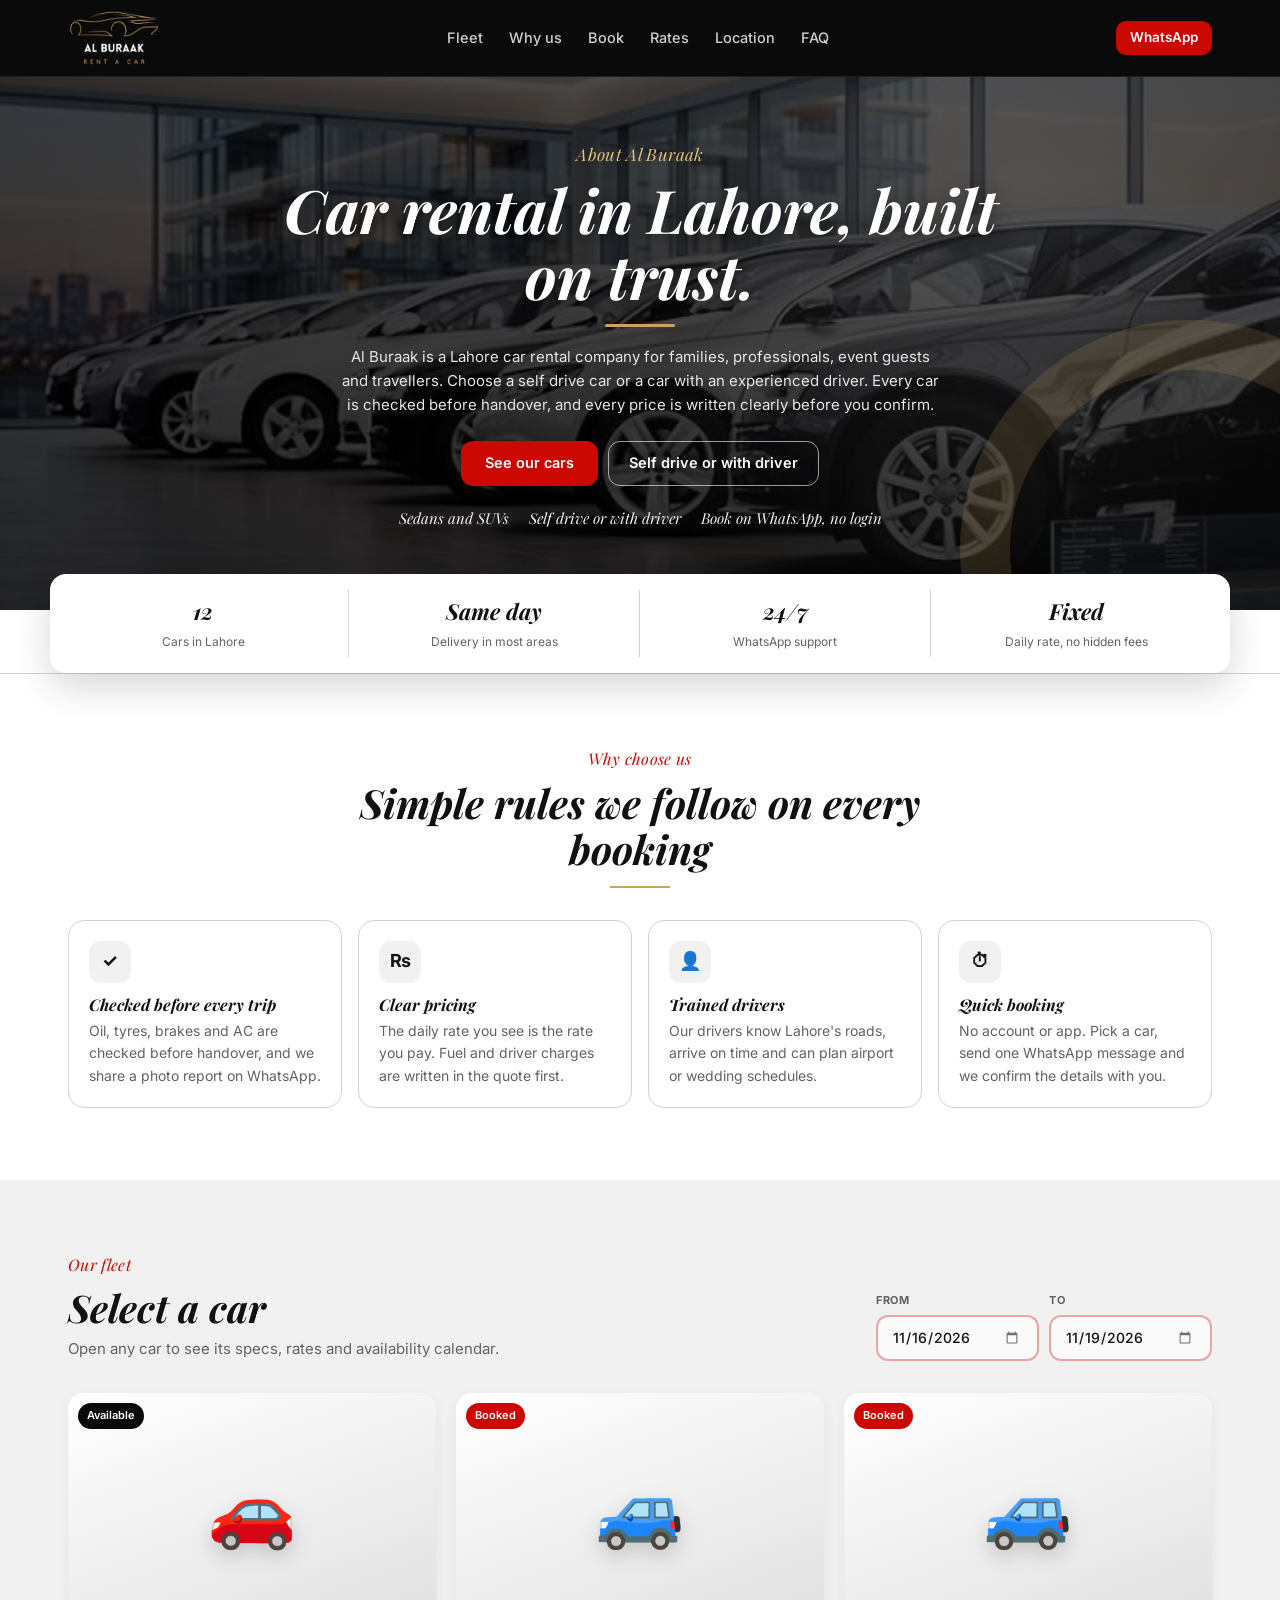
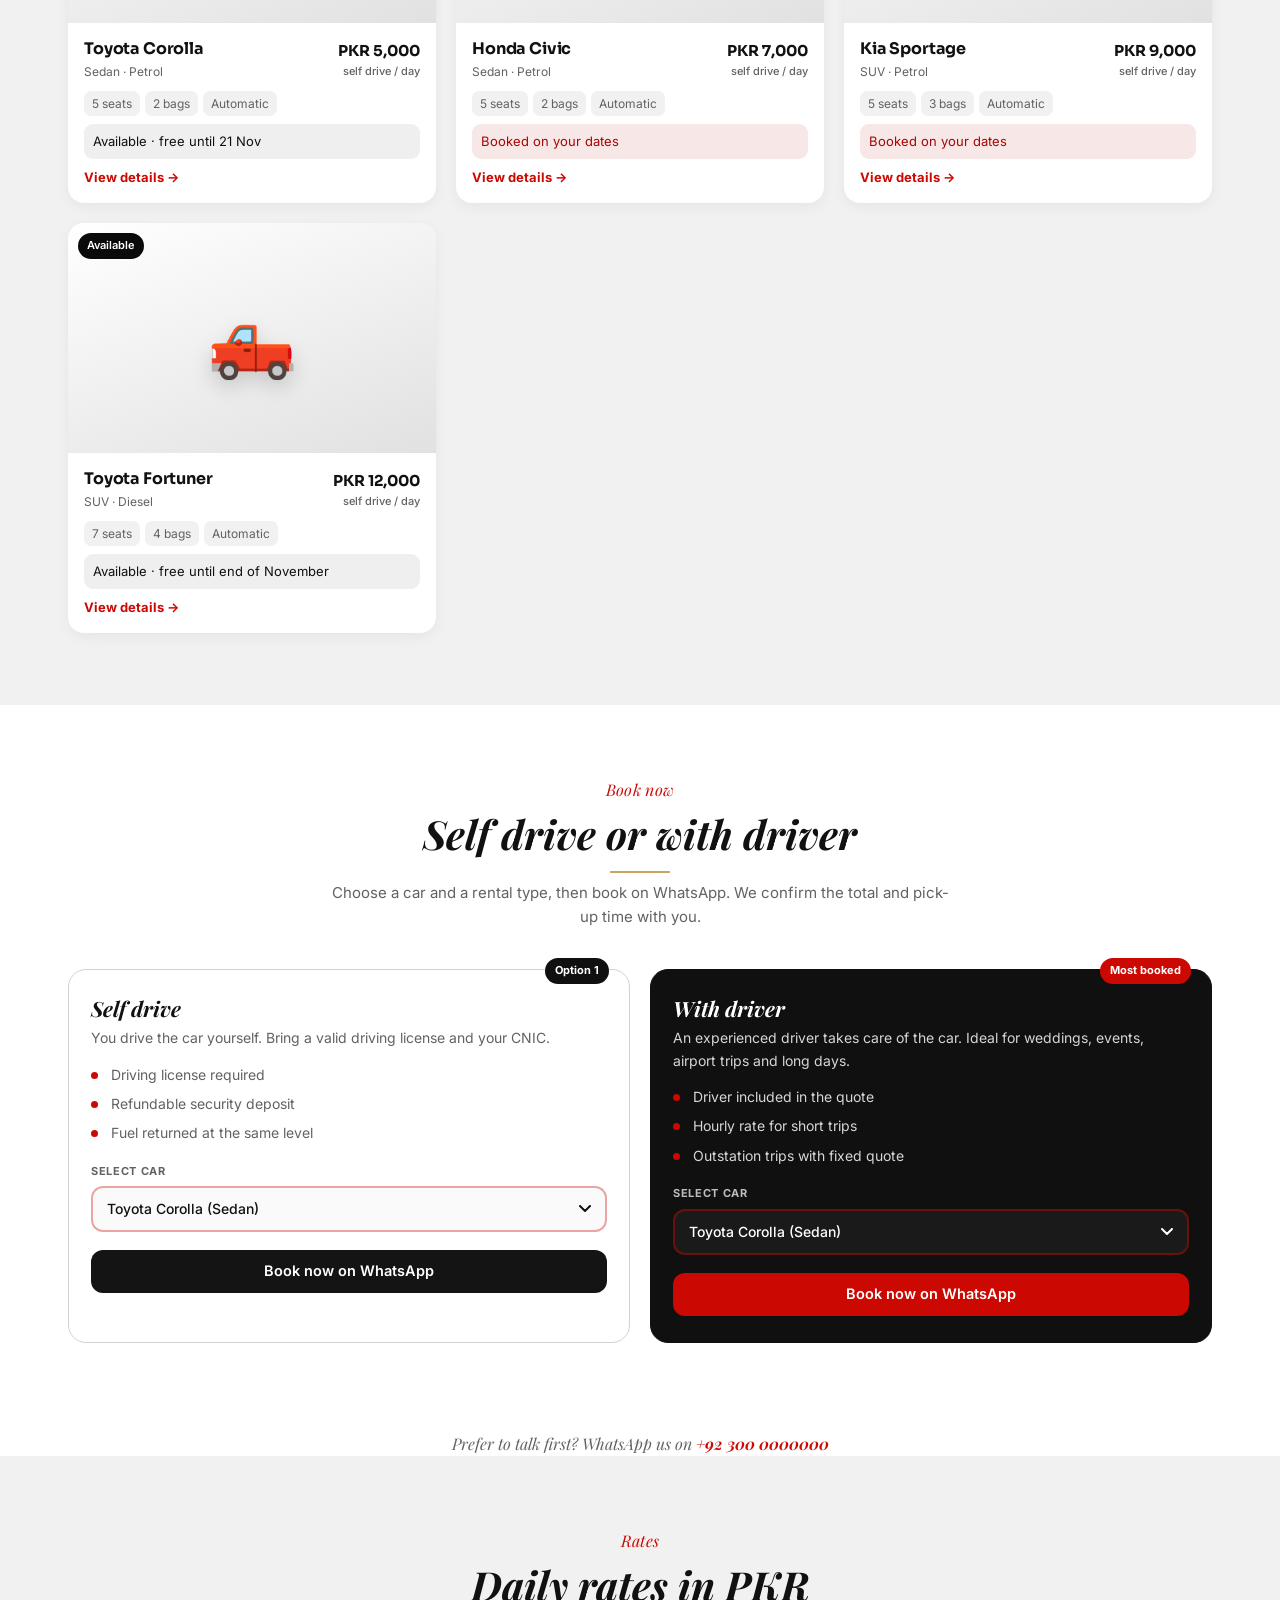
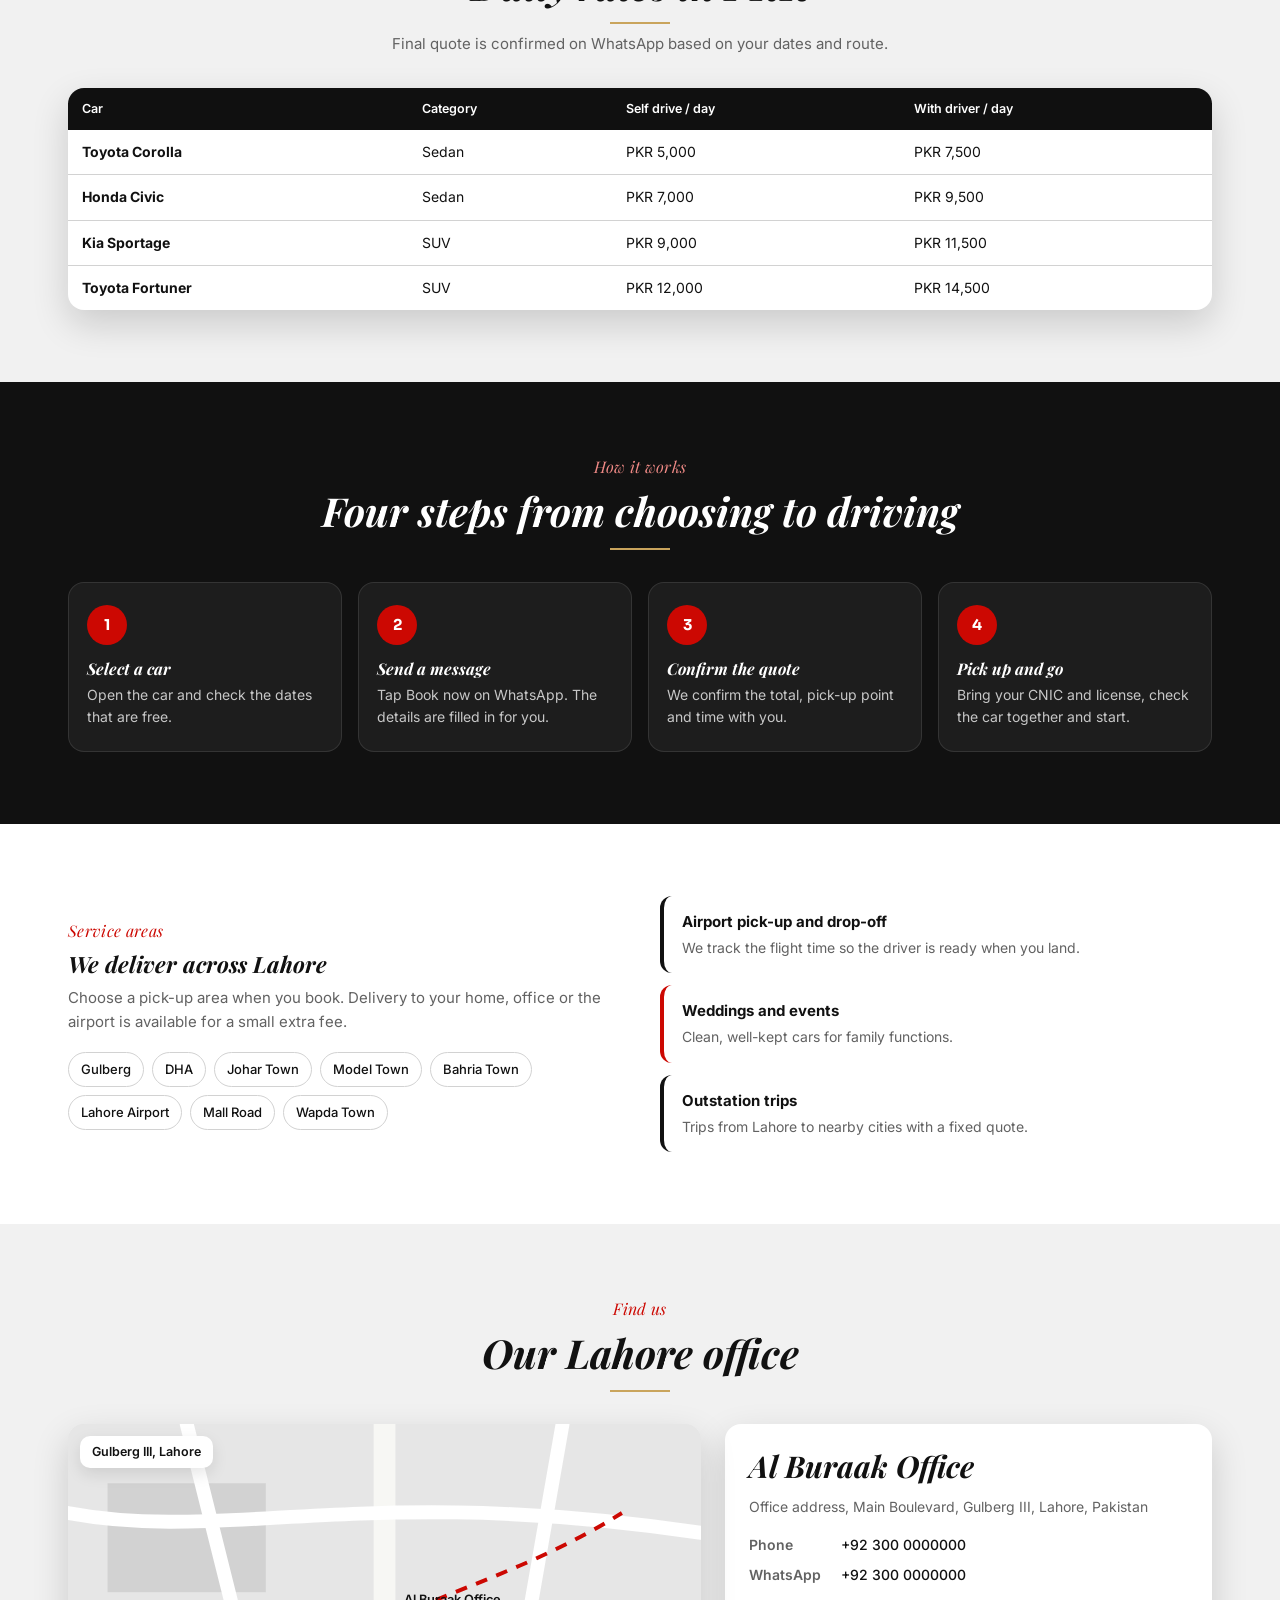
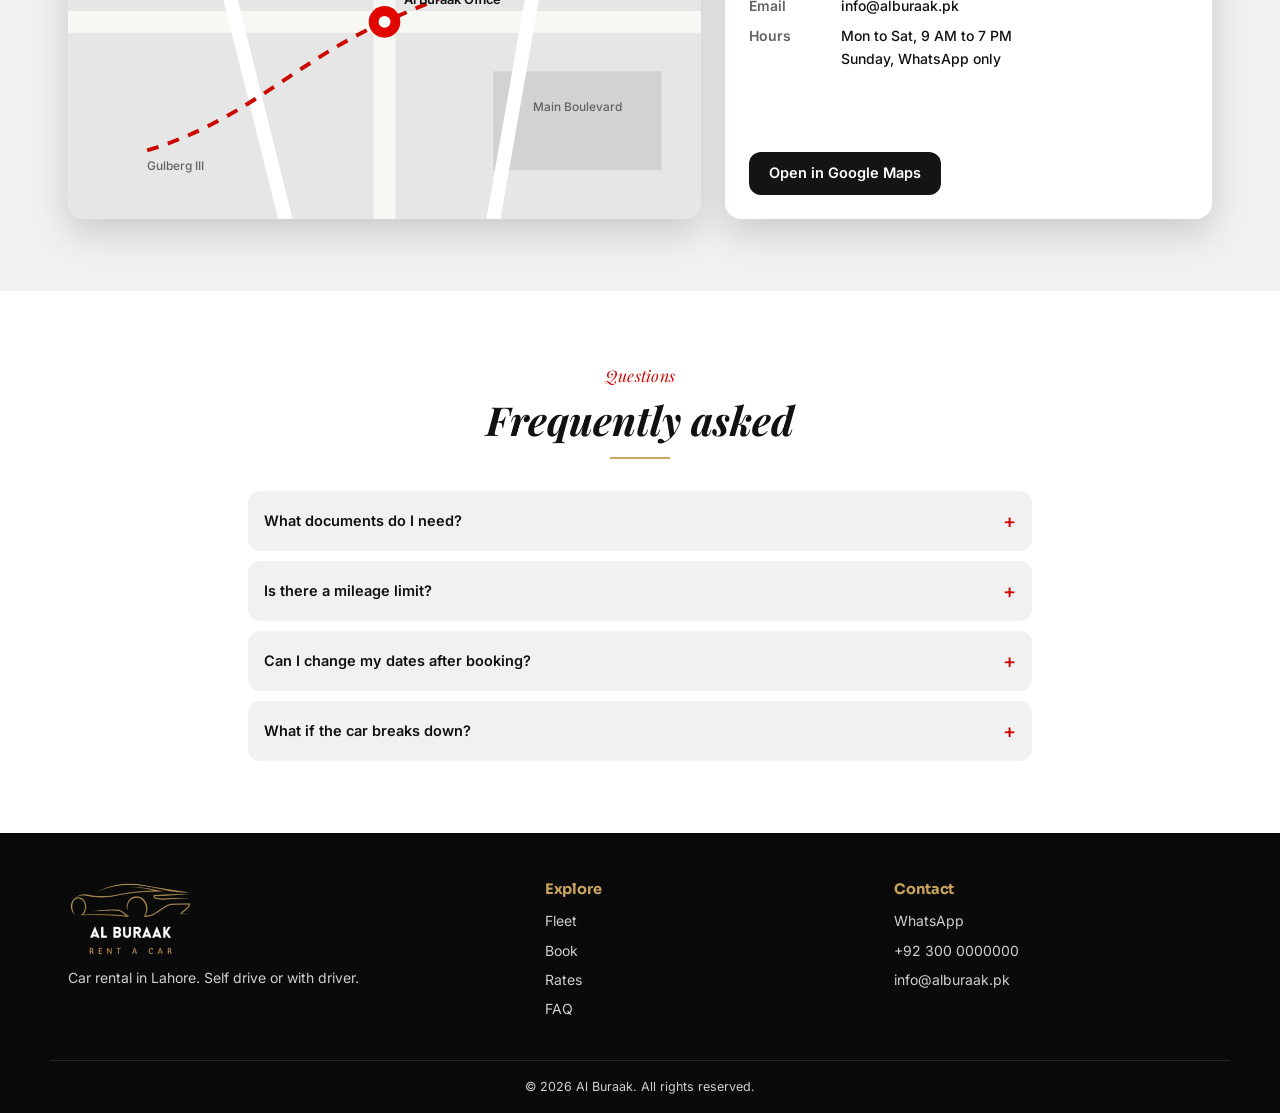
<file: index.html>
<!DOCTYPE html>
<html lang="en">
<head>
<meta charset="UTF-8">
<meta name="viewport" content="width=device-width, initial-scale=1">
<title>Al Buraak | Rent a Car in Lahore, Self Drive & With Driver</title>
<meta name="description" content="Al Buraak rents cars in Lahore. Self drive or with driver. Sedans and SUVs, clear daily rates, and booking on WhatsApp.">
<link rel="preconnect" href="https://fonts.gstatic.com">
<link href="https://fonts.googleapis.com/css2?family=Playfair+Display:ital,wght@0,600;0,700;1,600;1,700&family=Sora:wght@600;700;800&family=Inter:wght@400;500;600&display=swap" rel="stylesheet">
<link rel="stylesheet" href="css/style.css">
</head>
<body>

<div class="loader" id="loader" aria-hidden="true">
  <img class="loader-logo" src="assets/logo.png" alt="">
  <div class="loader-road"><span class="loader-car">🚗</span></div>
  <div class="loader-text">Getting the road ready...</div>
</div>

<header class="nav" id="nav">
  <div class="wrap nav-in">
    <a href="#top" class="brand"><img src="assets/logo.png" alt="Al Buraak logo" class="logo-img"></a>
    <nav class="menu" id="menu">
      <a href="#fleet">Fleet</a>
      <a href="#why">Why us</a>
      <a href="#book">Book</a>
      <a href="#pricing">Rates</a>
      <a href="#location">Location</a>
      <a href="#faq">FAQ</a>
    </nav>
    <div class="nav-actions">
      <a class="btn btn-red btn-sm" href="https://wa.me/923000000000" target="_blank" rel="noopener">WhatsApp</a>
      <button class="burger" id="burger" aria-label="Open menu" aria-expanded="false"><span></span><span></span><span></span></button>
    </div>
  </div>
</header>

<!-- Intro -->
<section class="hero" id="top">
  <div class="wrap hero-in">
    <div class="hero-copy reveal">
      <p class="kicker">About Al Buraak</p>
      <h1>Car rental in Lahore, built on trust.</h1>
      <p class="lead">Al Buraak is a Lahore car rental company for families, professionals, event guests and travellers. Choose a self drive car or a car with an experienced driver. Every car is checked before handover, and every price is written clearly before you confirm.</p>
      <div class="hero-actions">
        <a class="btn btn-red" href="#fleet">See our cars</a>
        <a class="btn btn-ghost" href="#book">Self drive or with driver</a>
      </div>
      <ul class="hero-points">
        <li>Sedans and SUVs</li>
        <li>Self drive or with driver</li>
        <li>Book on WhatsApp, no login</li>
      </ul>
    </div>
    <!-- <div class="hero-card reveal" aria-hidden="true">
      <div class="hero-car">🚗</div>
      <p>Pick-up in Gulberg, DHA, Johar Town and the Airport</p>
    </div> -->
  </div>
</section>

<section class="strip">
  <div class="wrap strip-in">
    <div><b>12</b><span>Cars in Lahore</span></div>
    <div><b>Same day</b><span>Delivery in most areas</span></div>
    <div><b>24/7</b><span>WhatsApp support</span></div>
    <div><b>Fixed</b><span>Daily rate, no hidden fees</span></div>
  </div>
</section>

<!-- Why -->
<section class="sec" id="why">
  <div class="wrap">
    <div class="head reveal">
      <p class="kicker">Why choose us</p>
      <h2>Simple rules we follow on every booking</h2>
    </div>
    <div class="grid-4">
      <article class="feature reveal"><span class="ico">✓</span><h3>Checked before every trip</h3><p>Oil, tyres, brakes and AC are checked before handover, and we share a photo report on WhatsApp.</p></article>
      <article class="feature reveal"><span class="ico">₨</span><h3>Clear pricing</h3><p>The daily rate you see is the rate you pay. Fuel and driver charges are written in the quote first.</p></article>
      <article class="feature reveal"><span class="ico">👤</span><h3>Trained drivers</h3><p>Our drivers know Lahore's roads, arrive on time and can plan airport or wedding schedules.</p></article>
      <article class="feature reveal"><span class="ico">⏱</span><h3>Quick booking</h3><p>No account or app. Pick a car, send one WhatsApp message and we confirm the details with you.</p></article>
    </div>
  </div>
</section>

<!-- Fleet -->
<section class="sec sec-grey" id="fleet">
  <div class="wrap">
    <div class="head head-row reveal">
      <div>
        <p class="kicker">Our fleet</p>
        <h2>Select a car</h2>
        <p class="sub">Open any car to see its specs, rates and availability calendar.</p>
      </div>
      <div class="filters">
        <div class="dates-bar">
          <label>From<input type="date" id="fromDate" value="2026-11-16"></label>
          <label>To<input type="date" id="toDate" value="2026-11-19"></label>
        </div>
        <!-- <div class="chips" role="group" aria-label="Filter cars">
          <button class="chip on" data-filter="all">All</button>
          <button class="chip" data-filter="Sedan">Sedans</button>
          <button class="chip" data-filter="SUV">SUVs</button>
        </div> -->
      </div>
    </div>
    <div class="cars" id="cars"></div>
  </div>
</section>

<!-- Book with or without driver -->
<section class="sec" id="book">
  <div class="wrap">
    <div class="head reveal">
      <p class="kicker">Book now</p>
      <h2>Self drive or with driver</h2>
      <p class="sub">Choose a car and a rental type, then book on WhatsApp. We confirm the total and pick-up time with you.</p>
    </div>
    <div class="book-grid">
      <article class="book-card reveal">
        <span class="tag-dark">Option 1</span>
        <h3>Self drive</h3>
        <p>You drive the car yourself. Bring a valid driving license and your CNIC.</p>
        <ul>
          <li>Driving license required</li>
          <li>Refundable security deposit</li>
          <li>Fuel returned at the same level</li>
        </ul>
        <label class="field">Select car
          <select class="car-select" data-type="self"></select>
        </label>
        <a class="btn btn-black btn-block book-btn" data-type="self" href="#" target="_blank" rel="noopener">Book now on WhatsApp</a>
      </article>
      <article class="book-card featured reveal">
        <span class="tag-red">Most booked</span>
        <h3>With driver</h3>
        <p>An experienced driver takes care of the car. Ideal for weddings, events, airport trips and long days.</p>
        <ul>
          <li>Driver included in the quote</li>
          <li>Hourly rate for short trips</li>
          <li>Outstation trips with fixed quote</li>
        </ul>
        <label class="field">Select car
          <select class="car-select" data-type="driver"></select>
        </label>
        <a class="btn btn-red btn-block book-btn" data-type="driver" href="#" target="_blank" rel="noopener">Book now on WhatsApp</a>
      </article>
    </div>
  </div>
</section>

<div class="wrap"><p class="wa-note">Prefer to talk first? WhatsApp us on <a href="https://wa.me/923000000000">+92 300 0000000</a></p></div>

<!-- Pricing -->
<section class="sec sec-grey" id="pricing">
  <div class="wrap">
    <div class="head reveal">
      <p class="kicker">Rates</p>
      <h2>Daily rates in PKR</h2>
      <p class="sub">Final quote is confirmed on WhatsApp based on your dates and route.</p>
    </div>
    <div class="rates reveal">
      <table>
        <thead><tr><th>Car</th><th>Category</th><th>Self drive / day</th><th>With driver / day</th></tr></thead>
        <tbody id="rateRows"></tbody>
      </table>
    </div>
  </div>
</section>

<!-- How -->
<section class="sec sec-dark" id="how">
  <div class="wrap">
    <div class="head reveal">
      <p class="kicker">How it works</p>
      <h2>Four steps from choosing to driving</h2>
    </div>
    <ol class="steps">
      <li class="reveal"><span>1</span><h3>Select a car</h3><p>Open the car and check the dates that are free.</p></li>
      <li class="reveal"><span>2</span><h3>Send a message</h3><p>Tap Book now on WhatsApp. The details are filled in for you.</p></li>
      <li class="reveal"><span>3</span><h3>Confirm the quote</h3><p>We confirm the total, pick-up point and time with you.</p></li>
      <li class="reveal"><span>4</span><h3>Pick up and go</h3><p>Bring your CNIC and license, check the car together and start.</p></li>
    </ol>
  </div>
</section>

<!-- Areas -->
<section class="sec">
  <div class="wrap split">
    <div class="reveal">
      <p class="kicker">Service areas</p>
      <h2>We deliver across Lahore</h2>
      <p class="sub">Choose a pick-up area when you book. Delivery to your home, office or the airport is available for a small extra fee.</p>
      <div class="tags">
        <span>Gulberg</span><span>DHA</span><span>Johar Town</span><span>Model Town</span><span>Bahria Town</span><span>Lahore Airport</span><span>Mall Road</span><span>Wapda Town</span>
      </div>
    </div>
    <div class="reveal">
      <ul class="check">
        <li><b>Airport pick-up and drop-off</b><span>We track the flight time so the driver is ready when you land.</span></li>
        <li><b>Weddings and events</b><span>Clean, well-kept cars for family functions.</span></li>
        <li><b>Outstation trips</b><span>Trips from Lahore to nearby cities with a fixed quote.</span></li>
      </ul>
    </div>
  </div>
</section>

<!-- Location -->
<section class="sec sec-grey" id="location">
  <div class="wrap">
    <div class="head reveal">
      <p class="kicker">Find us</p>
      <h2>Our Lahore office</h2>
    </div>
    <div class="loc">
      <div class="map" aria-label="Animated map of Gulberg, Lahore">
        <svg viewBox="0 0 640 400" role="img" aria-label="Map of Gulberg, Lahore">
          <rect width="640" height="400" fill="#E6E6E6"/>
          <path class="park" d="M40 60h160v110H40z"/>
          <path class="park" d="M430 250h170v100H430z"/>
          <g class="road">
            <path d="M0 200 H640"/><path d="M320 0 V400"/>
            <path d="M0 90 C160 120 300 60 640 110"/>
            <path d="M120 0 L220 400"/><path d="M500 0 L430 400"/>
          </g>
          <path class="route" d="M80 330 C180 300 230 240 320 200 S480 140 560 90"/>
          <circle class="ping" cx="320" cy="200" r="10"/>
          <g class="pin" transform="translate(320 200)"><circle r="16" fill="#E10600"/><circle r="6" fill="#fff"/></g>
          <text x="340" y="182" class="label">Al Buraak Office</text>
          <text x="80" y="350" class="label muted">Gulberg III</text>
          <text x="470" y="290" class="label muted">Main Boulevard</text>
        </svg>
        <div class="map-badge">Gulberg III, Lahore</div>
      </div>
      <div class="loc-info reveal">
        <h3>Al Buraak Office</h3>
        <p>Office address, Main Boulevard, Gulberg III, Lahore, Pakistan</p>
        <dl>
          <dt>Phone</dt><dd>+92 300 0000000</dd>
          <dt>WhatsApp</dt><dd>+92 300 0000000</dd>
          <dt>Email</dt><dd>info@alburaak.pk</dd>
          <dt>Hours</dt><dd>Mon to Sat, 9 AM to 7 PM<br>Sunday, WhatsApp only</dd>
        </dl>
        <a class="btn btn-black" href="https://maps.google.com/?q=Gulberg+III+Lahore" target="_blank" rel="noopener">Open in Google Maps</a>
      </div>
    </div>
  </div>
</section>

<!-- FAQ -->
<section class="sec" id="faq">
  <div class="wrap narrow">
    <div class="head reveal">
      <p class="kicker">Questions</p>
      <h2>Frequently asked</h2>
    </div>
    <div class="faq">
      <details class="reveal"><summary>What documents do I need?</summary><p>A valid CNIC or passport, and a driving license for self drive. We keep copies on file for the trip only.</p></details>
      <details class="reveal"><summary>Is there a mileage limit?</summary><p>Daily rentals include a fair daily distance. Extra kilometres are charged at a fixed rate, shown in your quote.</p></details>
      <details class="reveal"><summary>Can I change my dates after booking?</summary><p>Yes, if the car is free. Message us on WhatsApp at least 12 hours before pick-up.</p></details>
      <details class="reveal"><summary>What if the car breaks down?</summary><p>Call or WhatsApp us right away. We send a replacement car or a recovery vehicle as soon as possible.</p></details>
    </div>
  </div>
</section>

<footer class="foot">
  <div class="wrap foot-in">
    <div>
      <img src="assets/logo.png" alt="Al Buraak" class="logo-img logo-light">
      <p>Car rental in Lahore. Self drive or with driver.</p>
    </div>
    <div>
      <h4>Explore</h4>
      <a href="#fleet">Fleet</a><a href="#book">Book</a><a href="#pricing">Rates</a><a href="#faq">FAQ</a>
    </div>
    <div>
      <h4>Contact</h4>
      <a href="https://wa.me/923000000000" target="_blank" rel="noopener">WhatsApp</a>
      <a href="tel:+923000000000">+92 300 0000000</a>
      <a href="mailto:info@alburaak.pk">info@alburaak.pk</a>
    </div>
  </div>
  <div class="wrap foot-bottom">© 2026 Al Buraak. All rights reserved.</div>
</footer>

<script src="js/data.js"></script>
<script src="js/main.js"></script>
</body>
</html>
</file>
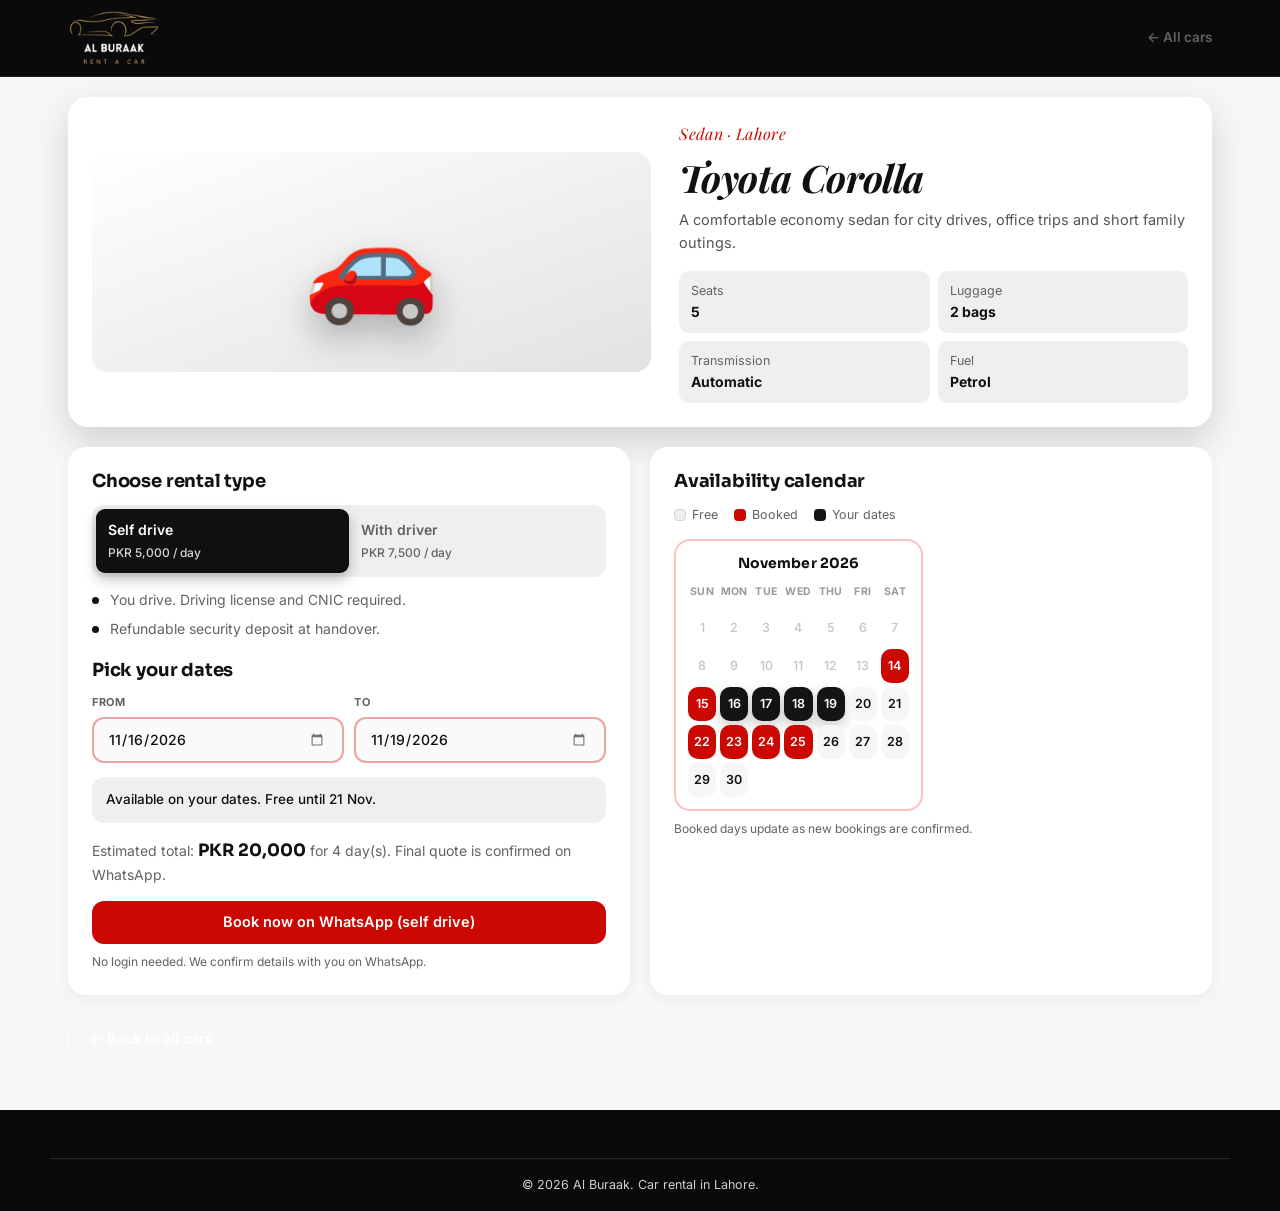
<file: car.html>
<!DOCTYPE html>
<html lang="en">
<head>
<meta charset="UTF-8">
<meta name="viewport" content="width=device-width, initial-scale=1">
<title>Car details | Al Buraak</title>
<link rel="preconnect" href="https://fonts.gstatic.com">
<link href="https://fonts.googleapis.com/css2?family=Playfair+Display:ital,wght@0,600;0,700;1,600;1,700&family=Sora:wght@600;700;800&family=Inter:wght@400;500;600&display=swap" rel="stylesheet">
<link rel="stylesheet" href="css/style.css">
</head>
<body class="detail-page">

<header class="nav">
  <div class="wrap nav-in">
    <a href="index.html" class="brand"><img src="assets/logo.png" alt="Al Buraak logo" class="logo-img"></a>
    <a class="back" href="index.html#fleet">← All cars</a>
  </div>
</header>

<main class="wrap car-page" id="page">
  <p class="crumbs"><a href="index.html">Home</a> / <a href="index.html#fleet">Fleet</a> / <span id="crumb">Car</span></p>
  <!-- Filled by js/car.js -->
</main>

<footer class="foot small-foot">
  <div class="wrap foot-bottom">© 2026 Al Buraak. Car rental in Lahore.</div>
</footer>

<script src="js/data.js"></script>
<script src="js/car.js"></script>
</body>
</html>
</file>
<file: css/style.css>
/* ===== Fonts ===== */
@import url('https://fonts.googleapis.com/css2?family=Inter:wght@400;500;600;700&family=Sora:wght@600;700;800&family=Playfair+Display:ital,wght@0,700;1,600;1,700&display=swap');

/* ===== Variables ===== */
:root {
  --green: #101010;
  --green-d: #050505;
  --green-l: #ECECEC;
  --grey: #EFEFEF;
  --grey-2: #D2D2D2;
  --ink: #111111;
  --muted: #626262;
  --red: #CC0802;
  --red-d: #A70702;
  --white: #FFFFFF;
  --gold: #C9A45C;
  --gold-d: #8F6D2F;
  --r: 16px;
  --sh: 0 14px 36px rgba(0, 0, 0, .16);
  --serif: 'Playfair Display', Georgia, serif;
  --sans: Inter, system-ui, sans-serif;
  --head: Sora, system-ui, sans-serif;
  --line: #E4E4E4;
}

/* ===== Base ===== */
*{box-sizing:border-box;margin:0;padding:0}
html{scroll-behavior:smooth;scroll-padding-top:84px;-webkit-text-size-adjust:100%}
body{font-family:var(--sans);color:var(--ink);background:var(--white);line-height:1.6;font-size:15px;overflow-x:hidden}
h1,h2,h3,h4{font-family:var(--head);line-height:1.2;letter-spacing:-.01em}
a{color:inherit;text-decoration:none}
button,input,select{font:inherit}
img,svg{max-width:100%;display:block}
:focus-visible{outline:3px solid var(--red);outline-offset:3px;border-radius:6px}

.wrap{max-width:1180px;margin:0 auto;padding:0 18px}
.narrow{max-width:820px}
.center{text-align:center}
.kicker{font-family:var(--serif);font-style:italic;font-size:16px;color:var(--red);margin-bottom:8px;letter-spacing:.02em}
.sub{font-family:var(--sans);color:var(--muted);margin-top:8px;max-width:620px;font-size:15px}
.fine{font-size:12px;color:var(--muted);margin-top:8px}

/* ===== Buttons ===== */
.btn{display:inline-flex;align-items:center;justify-content:center;gap:8px;border:0;border-radius:12px;padding:12px 20px;font-weight:600;cursor:pointer;transition:transform .2s,background .2s,box-shadow .2s;font-size:14.5px;text-align:center;line-height:1.3}
.btn:hover{transform:translateY(-2px)}
.btn-green{background:var(--green);color:var(--white)}
.btn-green:hover{background:var(--green-d);box-shadow:var(--sh)}
.btn-red{background:var(--red);color:var(--white)}
.btn-red:hover{background:var(--red-d);box-shadow:0 12px 24px rgba(204,8,2,.28)}
.btn-black{background:#141414;color:var(--white)}
.btn-black:hover{background:#000;box-shadow:var(--sh)}
.btn-ghost{background:transparent;color:var(--white);border:1.5px solid rgba(255,255,255,.6)}
.btn-ghost:hover{background:rgba(255,255,255,.1)}
.btn-outline{border:1.5px solid var(--green);color:var(--green);background:var(--white)}
.btn-outline:hover{background:var(--green-l)}
.btn-sm{padding:8px 14px;font-size:13.5px;border-radius:10px}
.btn-block{width:100%}

/* ===== Loader ===== */
.loader{position:fixed;inset:0;z-index:100;background:#000;display:flex;flex-direction:column;align-items:center;justify-content:center;gap:16px;transition:opacity .6s ease,visibility .6s}
.loader.done{opacity:0;visibility:hidden}
.loader-road{position:relative;width:220px;height:6px;background:rgba(255,255,255,.15);border-radius:4px;overflow:hidden}
.loader-road::after{content:"";position:absolute;inset:0;background:repeating-linear-gradient(90deg,var(--white) 0 18px,transparent 18px 36px);opacity:.35;animation:dash 1s linear infinite}
.loader-car{position:absolute;left:0;top:-28px;font-size:26px;animation:drive 1.6s ease-in-out infinite alternate}
.loader-brand{font-family:var(--head);font-size:24px;font-weight:800;color:var(--white)}
.loader-logo{height:auto;width:min(240px,64vw)}
.loader-text{font-size:13px;color:#BDBDBD}
@keyframes drive{from{left:0}to{left:calc(100% - 30px)}}
@keyframes dash{from{background-position:0 0}to{background-position:-36px 0}}

/* ===== Nav ===== */
.nav{position:sticky;top:0;z-index:50;background:#0A0A0A;border-bottom:1px solid #1E1E1E;transition:box-shadow .3s}
.nav.scrolled{box-shadow:0 6px 20px rgba(0,0,0,.25)}
.nav-in{display:flex;align-items:center;justify-content:space-between;height:76px}
.brand{display:flex;align-items:center;gap:10px;font-family:var(--head);font-size:18px;color:var(--white)}
.brand b{color:var(--red)}
.brand.light{color:var(--white)}
.brand.light b{color:#FF5A4F}
.mark{display:grid;place-items:center;width:36px;height:36px;border-radius:10px;background:var(--red);color:var(--white);font-weight:800;font-size:14px;font-family:var(--head)}
.logo-img{height:56px;width:auto}
.logo-light{height:76px;width:auto}
.menu{display:flex;gap:26px;font-size:14.5px;font-weight:500;color:#CFCFCF}
.menu a{position:relative;padding:4px 0}
.menu a::after{content:"";position:absolute;left:0;bottom:-2px;width:0;height:2px;background:var(--gold);transition:width .25s}
.menu a:hover{color:var(--gold)}
.menu a:hover::after{width:100%}
.nav-actions{display:flex;align-items:center;gap:12px}
.burger{display:none;background:none;border:0;cursor:pointer;width:40px;height:40px;flex-direction:column;justify-content:center;gap:5px;padding:0}
.burger span{display:block;height:2px;background:var(--white);border-radius:2px;margin:0 auto;width:22px}

/* ===== Hero ===== */
.hero{
  position:relative;
  background:
    linear-gradient(rgba(0,0,0,.72), rgba(0,0,0,.8)),
    url('../public/images/car.jpg');
  background-size:cover;
  background-position:center center;
  background-repeat:no-repeat;
  color:var(--white);
  padding:64px 0 80px;
  overflow:hidden;
}
.hero::before{content:"";position:absolute;inset:0;background:radial-gradient(circle at 80% 20%,rgba(255,255,255,.1),transparent 45%);pointer-events:none}
.hero::after{content:"";position:absolute;right:-140px;bottom:-170px;width:360px;height:360px;border-radius:50%;border:50px solid rgba(201,164,92,.16);pointer-events:none}
.hero-in{position:relative;display:grid;grid-template-columns:1fr;justify-items:center;text-align:center;gap:32px}
.hero-copy{max-width:760px;margin:0 auto}
.hero .kicker{color:#E3C27A;font-size:17px}
.hero h1{font-family:var(--serif);font-style:italic;font-weight:700;font-size:clamp(30px,6vw,60px);line-height:1.1;letter-spacing:0;text-shadow:0 4px 20px rgba(0,0,0,.45)}
.hero h1::after{content:"";display:block;width:70px;height:3px;background:var(--gold);margin:16px auto 0;border-radius:3px}
.hero .lead{margin:18px auto 0;font-size:15px;color:#E6E6E6;max-width:600px}
.hero-points{list-style:none;display:flex;flex-wrap:wrap;justify-content:center;gap:8px 20px;margin-top:20px}
.hero-points li{font-family:var(--serif);font-style:italic;font-size:15px;color:#F2F2F2;position:relative}
.hero-points li::before{display:none}
.hero-actions{display:flex;gap:10px;flex-wrap:wrap;justify-content:center;margin-top:24px}
.hero .btn-red{padding:12px 24px;font-size:14.5px;box-shadow:0 10px 22px rgba(0,0,0,.35)}
.hero-card{background:rgba(255,255,255,.06);border:1px solid rgba(255,255,255,.14);border-radius:20px;padding:30px 24px;text-align:center;backdrop-filter:blur(4px)}
.hero-car{font-size:90px;line-height:1;filter:drop-shadow(0 14px 16px rgba(0,0,0,.45))}
.hero-card p{margin-top:14px;color:#D9D9D9;font-size:14px}

/* ===== Booking ===== */
.booking{background:var(--white);color:var(--ink);border-radius:18px;padding:20px;box-shadow:0 24px 50px rgba(0,0,0,.25);display:grid;gap:14px}
.booking label{display:grid;gap:6px;font-size:11.5px;font-weight:700;color:var(--muted);text-transform:uppercase;letter-spacing:.06em}
.two-col{display:grid;grid-template-columns:1fr 1fr;gap:10px}
.seg{display:grid;grid-template-columns:1fr 1fr;background:var(--grey);border-radius:12px;padding:4px;margin-bottom:6px}
.seg-btn{border:0;background:transparent;padding:10px 12px;border-radius:9px;font-weight:600;cursor:pointer;color:var(--muted);display:grid;gap:2px;text-align:left;font-size:14px;transition:background .2s,color .2s}
.seg-btn small{font-weight:500;color:var(--muted);font-size:12px}
.seg-btn.on{background:var(--green);color:var(--white);box-shadow:0 6px 14px rgba(0,0,0,.25)}
.seg-btn.on small{color:#D6D6D6}
.seg-btn.on[data-type="driver"]{background:var(--red)}

/* ===== Form controls: select + date inputs ===== */
.booking select,.booking input,
.field select,
.dates-bar input,.dates-row input,
.dates-bar select,.dates-row select{
  -webkit-appearance:none;appearance:none;
  width:100%;height:46px;
  border:1.5px solid var(--line);
  border-radius:12px;
  padding:0 14px;
  font-size:14px;font-weight:500;
  color:var(--ink);
  background-color:#FAFAFA;
  transition:border-color .2s,box-shadow .2s,background-color .2s;
  color-scheme:light;
}
.booking select,.field select,.dates-bar select,.dates-row select{
  padding-right:40px;
  background-image:url("data:image/svg+xml,%3Csvg xmlns='http://www.w3.org/2000/svg' width='12' height='8' viewBox='0 0 12 8'%3E%3Cpath d='M1 1l5 5 5-5' fill='none' stroke='%23111111' stroke-width='2' stroke-linecap='round' stroke-linejoin='round'/%3E%3C/svg%3E");
  background-repeat:no-repeat;
  background-position:right 14px center;
  background-size:12px 8px;
  cursor:pointer;
}
.booking select:hover,.booking input:hover,.field select:hover,
.dates-bar input:hover,.dates-row input:hover,.dates-bar select:hover,.dates-row select:hover{
  border-color:#BDBDBD;background-color:#fff;
}
.booking select:focus,.booking input:focus,.field select:focus,
.dates-bar input:focus,.dates-row input:focus,.dates-bar select:focus,.dates-row select:focus{
  outline:none;border-color:var(--red);background-color:#fff;box-shadow:0 0 0 4px rgba(204,8,2,.12);
}
/* Date input ka calendar icon */
.dates-bar input[type="date"]::-webkit-calendar-picker-indicator,
.dates-row input[type="date"]::-webkit-calendar-picker-indicator{
  opacity:.55;cursor:pointer;padding:4px;border-radius:6px;transition:opacity .2s,background .2s;
}
.dates-bar input[type="date"]::-webkit-calendar-picker-indicator:hover,
.dates-row input[type="date"]::-webkit-calendar-picker-indicator:hover{opacity:1;background:#EFEFEF}
.dates-bar input[type="date"]::-webkit-datetime-edit{padding:0}

/* Date fields row */
.dates-bar{display:flex;gap:10px}
.dates-bar label,.dates-row label{display:grid;gap:6px;font-size:11px;font-weight:700;color:var(--muted);text-transform:uppercase;letter-spacing:.06em}
.dates-row{display:grid;grid-template-columns:1fr 1fr;gap:10px}
.dates-bar>label,.dates-row>label{flex:1;min-width:0}

/* Field (car select etc.) */
.field{display:grid;gap:6px;font-size:11px;font-weight:700;color:var(--muted);margin-top:14px;text-transform:uppercase;letter-spacing:.06em}
.field select{width:100%}
.chips{display:flex;gap:8px;align-items:flex-end;flex-wrap:wrap}

/* ===== Strip ===== */
.strip{background:var(--white);border-bottom:1px solid var(--grey-2)}
.strip-in{display:grid;grid-template-columns:repeat(4,1fr);margin-top:-36px;position:relative;background:var(--white);border-radius:var(--r);box-shadow:var(--sh);padding:16px 8px}
.strip-in>div{text-align:center;padding:4px 8px;border-right:1px solid var(--grey-2)}
.strip-in>div:last-child{border:0}
.strip-in b{display:block;font-family:var(--serif);font-style:italic;font-size:22px;color:var(--ink)}
.strip-in span{font-size:12px;color:var(--muted)}

/* ===== Sections ===== */
.sec{padding:72px 0}
.sec-grey{background:#F1F1F1}
.sec-dark{background:#111;color:var(--white)}
.sec-dark .kicker{color:#F08A86}
.head{margin-bottom:32px;max-width:680px;text-align:center;margin-left:auto;margin-right:auto}
.head h2,.split h2,.loc-info h3,.book-card h3,.steps h3,.feature h3{font-family:var(--serif);font-style:italic;font-weight:700;letter-spacing:0}
.head h2{font-size:clamp(24px,4.5vw,40px);line-height:1.15}
.head h2::after{content:"";display:block;width:60px;height:2px;background:var(--gold);margin:14px auto 0}
.head .sub{margin-left:auto;margin-right:auto}
.head-row{max-width:none;display:flex;justify-content:space-between;align-items:flex-end;gap:16px;flex-wrap:wrap;text-align:left}
.head-row h2{font-family:var(--serif);font-style:italic;font-size:clamp(24px,4.5vw,38px)}
.head-row h2::after{display:none}

/* ===== Features ===== */
.grid-4{display:grid;grid-template-columns:repeat(4,1fr);gap:16px}
.feature{background:var(--white);border-radius:var(--r);padding:20px;border:1px solid var(--grey-2);transition:transform .25s,border-color .25s}
.feature:hover{transform:translateY(-4px);border-color:var(--red)}
.ico{display:grid;place-items:center;width:42px;height:42px;border-radius:12px;background:#F1F1F1;color:var(--ink);font-weight:700;font-size:18px;margin-bottom:12px}
.feature h3{font-size:16px;margin-bottom:6px}
.feature p{font-size:14px;color:var(--muted)}

/* ===== Filters ===== */
.filters{display:flex;gap:8px;flex-wrap:wrap}
.chip{border:1.5px solid var(--grey-2);background:var(--white);padding:7px 14px;border-radius:999px;font-weight:600;font-size:13px;cursor:pointer;color:var(--muted)}
.chip:hover{border-color:var(--red);color:var(--red)}
.chip.on{background:#141414;border-color:#141414;color:var(--white)}
.chip.on:hover{color:var(--white)}

/* ===== Cars ===== */
.cars{display:grid;grid-template-columns:repeat(3,minmax(0,1fr));gap:20px}
.car{position:relative;background:var(--white);border-radius:var(--r);overflow:hidden;box-shadow:0 4px 14px rgba(0,0,0,.05);display:flex;flex-direction:column;transition:transform .25s,box-shadow .25s;text-decoration:none;color:inherit}
.car:hover{transform:translateY(-6px);box-shadow:var(--sh)}
.car:hover .view{text-decoration:underline}
/* Car list image: bari aur poori dikhe (crop nahi) */
.car-img{height:230px;background:linear-gradient(160deg,#fff 0%,#E1E1E1 100%);display:grid;place-items:center;position:relative;padding:12px;overflow:hidden}
.car-img img{width:100%;height:100%;object-fit:contain;display:block}
.car-img .emoji{font-size:72px;filter:drop-shadow(0 8px 10px rgba(0,0,0,.15))}
.tag-avail{position:absolute;top:10px;left:10px;background:#0A0A0A;color:var(--white);font-size:11px;font-weight:600;padding:4px 9px;border-radius:999px;z-index:1}
.tag-avail.busy{background:var(--red)}
.tag-dark,.tag-red,.badge{position:absolute;top:-12px;right:20px;font-size:11px;font-weight:700;padding:4px 10px;border-radius:999px;color:#fff}
.tag-dark{background:#101010}
.tag-red,.badge{background:var(--red)}
.car-body{padding:16px;display:flex;flex-direction:column;gap:8px;flex:1}
.car-top{display:flex;justify-content:space-between;align-items:flex-start;gap:8px}
.car-top h3{font-size:16px}
.car-top small{color:var(--muted);font-size:12px}
.car-price{text-align:right;font-weight:700;color:var(--ink);font-family:var(--head);font-size:15px}
.car-price small{display:block;color:var(--muted);font-weight:500;font-size:11px;font-family:var(--sans)}
.specs-mini{display:flex;flex-wrap:wrap;gap:5px}
.specs-mini span{font-size:12px;background:#F1F1F1;padding:3px 8px;border-radius:7px;color:var(--muted)}
.status{font-size:13px;color:var(--ink);background:#EFEFEF;padding:7px 9px;border-radius:9px}
.status.busy,.avail-box.busy{background:#F7E7E7;color:#A70702}
.view{margin-top:auto;font-weight:700;color:var(--red);font-size:13px}
.car-foot{margin-top:auto;display:flex;gap:8px}
.car-foot .btn{flex:1;padding:9px 12px;font-size:13px}
.empty{grid-column:1/-1;text-align:center;color:var(--muted);padding:32px}

/* ===== Pricing ===== */
.price-grid{display:grid;grid-template-columns:1fr 1fr;gap:20px}
.price-card{position:relative;border:1.5px solid var(--grey-2);border-radius:18px;padding:26px;background:var(--white)}
.price-card h3{font-family:var(--serif);font-style:italic;font-size:20px;margin-bottom:8px}
.price{font-size:14px;color:var(--muted)}
.price b{font-family:var(--head);font-size:26px;color:var(--ink);margin-right:4px}
.price small{font-size:13px}
.price-card ul{list-style:none;margin-top:16px;display:grid;gap:10px}
.price-card li{padding-left:26px;position:relative;font-size:14px;color:var(--muted)}
.price-card li::before{content:"";position:absolute;left:0;top:8px;width:12px;height:7px;border-left:2.5px solid var(--ink);border-bottom:2.5px solid var(--ink);transform:rotate(-45deg)}
.price-card.featured{background:#101010;color:var(--white);border-color:#101010;box-shadow:var(--sh)}
.price-card.featured .price,.price-card.featured li{color:#D8D8D8}
.price-card.featured .price b{color:var(--white)}
.price-card.featured li::before{border-color:var(--gold)}

/* ===== Steps ===== */
.steps{list-style:none;display:grid;grid-template-columns:repeat(4,1fr);gap:16px;counter-reset:s}
.steps li{padding:22px 18px;border-radius:var(--r);background:rgba(255,255,255,.05);border:1px solid rgba(255,255,255,.1)}
.steps span{display:grid;place-items:center;width:40px;height:40px;border-radius:50%;background:var(--red);color:var(--white);font-family:var(--head);font-weight:700;margin-bottom:14px}
.steps h3{font-size:16px;margin-bottom:6px}
.steps p{font-size:14px;color:#C7C7C7}

/* ===== Split ===== */
.split{display:grid;grid-template-columns:1fr 1fr;gap:40px;align-items:center}
.split .kicker,.split h2{text-align:left}
.split .sub{margin-bottom:18px}
.tags{display:flex;flex-wrap:wrap;gap:8px}
.tags span{background:var(--white);border:1px solid var(--grey-2);padding:6px 12px;border-radius:999px;font-size:13px;font-weight:500}
.check{list-style:none;display:grid;gap:12px}
.check li{background:var(--white);border-left:4px solid var(--ink);padding:14px 18px;border-radius:12px;display:grid;gap:3px}
.check li:nth-child(2){border-left-color:var(--red)}
.check li b{font-size:15px}
.check li span{font-size:14px;color:var(--muted)}

/* ===== Map & Location ===== */
.loc{display:grid;grid-template-columns:1.3fr 1fr;gap:24px;align-items:stretch}
.map{position:relative;border-radius:var(--r);overflow:hidden;box-shadow:var(--sh);min-height:300px;background:#E9E9E9}
.map svg{width:100%;height:100%;min-height:300px}
.map .park{fill:#D2D2D2}
.map .road path{fill:none;stroke:var(--white);stroke-width:14;stroke-linecap:round}
.map .road path:nth-child(1),.map .road path:nth-child(2){stroke:#F7F7F4;stroke-width:22}
.map .route{fill:none;stroke:var(--red);stroke-width:4;stroke-dasharray:12 10;animation:route 1.2s linear infinite}
@keyframes route{to{stroke-dashoffset:-44}}
.map .ping{fill:var(--red);opacity:.4;transform-origin:320px 200px;animation:ping 1.8s ease-out infinite}
@keyframes ping{0%{transform:scale(1);opacity:.5}100%{transform:scale(4);opacity:0}}
.map .pin{transform-origin:center;animation:bob 1.6s ease-in-out infinite}
@keyframes bob{0%,100%{transform:translateY(0)}50%{transform:translateY(-6px)}}
.map .label{font-family:var(--sans);font-size:13px;font-weight:600;fill:var(--ink)}
.map .label.muted{fill:var(--muted);font-weight:500;font-size:12px}
.map-badge{position:absolute;left:12px;top:12px;background:var(--white);padding:6px 12px;border-radius:10px;font-size:12.5px;font-weight:600;box-shadow:0 6px 16px rgba(0,0,0,.1)}
.loc-info{background:var(--white);border-radius:var(--r);padding:24px;box-shadow:var(--sh);display:flex;flex-direction:column;gap:12px}
.loc-info h3{font-size:clamp(22px,4vw,30px)}
.loc-info p{color:var(--muted);font-size:14px}
.loc-info dl{display:grid;grid-template-columns:80px 1fr;gap:8px 12px;font-size:14px;margin-top:4px}
.loc-info dt{font-weight:600;color:var(--muted)}
.loc-info dd{font-weight:500}
.loc-info .btn{margin-top:auto;align-self:flex-start}

/* ===== FAQ ===== */
.faq{display:grid;gap:10px}
.faq details{background:#F1F1F1;border-radius:12px;padding:14px 16px;transition:background .2s}
.faq details[open]{background:#E6E6E6}
.faq summary{cursor:pointer;font-weight:600;font-size:14.5px;list-style:none;display:flex;justify-content:space-between;align-items:center;gap:12px}
.faq summary::-webkit-details-marker{display:none}
.faq summary::after{content:"+";font-size:20px;color:var(--red);font-weight:500}
.faq details[open] summary::after{content:"−"}
.faq p{margin-top:8px;color:var(--muted);font-size:14px}

/* ===== Booking page ===== */
.book-grid{display:grid;grid-template-columns:1fr 1fr;gap:20px;padding-top:8px}
.book-card{position:relative;border:1.5px solid var(--grey-2);border-radius:18px;padding:26px 22px;background:#fff;display:flex;flex-direction:column}
.book-card h3{font-size:21px;margin-bottom:6px}
.book-card>p{color:var(--muted);font-size:14px}
.book-card ul{list-style:none;margin:14px 0 4px;display:grid;gap:7px}
.book-card li{font-size:14px;color:var(--muted);padding-left:20px;position:relative}
.book-card li::before{content:"";position:absolute;left:0;top:8px;width:7px;height:7px;border-radius:50%;background:var(--red)}
.book-card.featured{background:#101010;color:#fff;border-color:#101010}
.book-card.featured>p,.book-card.featured li{color:#D6D6D6}
.book-card.featured .field{color:#BDBDBD}
.book-card.featured .field select{
  background-color:#1A1A1A;border-color:#333;color:#fff;
  background-image:url("data:image/svg+xml,%3Csvg xmlns='http://www.w3.org/2000/svg' width='12' height='8' viewBox='0 0 12 8'%3E%3Cpath d='M1 1l5 5 5-5' fill='none' stroke='%23FFFFFF' stroke-width='2' stroke-linecap='round' stroke-linejoin='round'/%3E%3C/svg%3E");
}
.book-card.featured .field select:focus{border-color:var(--red);box-shadow:0 0 0 4px rgba(204,8,2,.25)}
.book-card .btn{margin-top:auto}
.book-card .field + .btn{margin-top:18px}

/* ===== Rates ===== */
.rates{background:#fff;border-radius:var(--r);overflow-x:auto;box-shadow:var(--sh)}
.rates table{width:100%;border-collapse:collapse;font-size:14px;min-width:420px}
.rates th{background:#101010;color:#fff;text-align:left;padding:11px 14px;font-weight:600;font-size:12.5px}
.rates td{padding:11px 14px;border-bottom:1px solid var(--grey-2)}
.rates tr:last-child td{border-bottom:0}
.rates tbody tr:hover{background:#F7F7F7}

/* ===== Car detail page ===== */
.detail-page{background:#F7F7F7}
.back{font-weight:600;font-size:13.5px;color:var(--muted)}
.back:hover{color:var(--red)}
.car-page{padding-top:20px;padding-bottom:48px}
.crumbs{font-size:12.5px;color:var(--muted);margin-bottom:14px}
.crumbs a:hover{color:var(--red)}
.car-hero{display:grid;grid-template-columns:1.1fr 1fr;gap:28px;align-items:center;background:#fff;border-radius:20px;padding:24px;box-shadow:var(--sh)}
.car-stage{background:linear-gradient(160deg,#fff,#E2E2E2);border-radius:16px;height:220px;display:grid;place-items:center;padding:12px;overflow:hidden}
.car-stage img{width:100%;height:100%;object-fit:contain}
.emoji-lg{font-size:110px;filter:drop-shadow(0 16px 18px rgba(0,0,0,.25))}
.car-main h1{font-family:var(--serif);font-style:italic;font-size:clamp(24px,4vw,38px);margin:4px 0 8px}
.car-main .kicker{color:var(--red)}
.car-main .lead{color:#555;font-size:14.5px;max-width:none}
.car-main .specs{margin-top:16px}
.car-grid{display:grid;grid-template-columns:1fr 1fr;gap:20px;margin-top:20px}
.panel{background:#fff;border-radius:18px;padding:24px;box-shadow:0 4px 14px rgba(0,0,0,.05)}
.panel h2{font-size:18px;margin:0 0 12px}
.panel h2:not(:first-child){margin-top:20px}
.opt-list{list-style:none;margin:12px 0 0;display:grid;gap:7px}
.opt-list li{font-size:14px;color:var(--muted);padding-left:18px;position:relative}
.opt-list li::before{content:"";position:absolute;left:0;top:8px;width:7px;height:7px;border-radius:50%;background:#101010}
.avail-box{margin-top:14px;padding:12px 14px;border-radius:12px;font-size:13.5px;font-weight:500}
.avail-box.ok{background:#EFEFEF;color:#101010}
.total{margin:14px 0;font-size:14px;color:var(--muted)}
.total b{color:#101010;font-size:17px;font-family:var(--head)}
.car-grid .btn-red{width:100%}

/* ===== Legend ===== */
.legend{display:flex;gap:16px;font-size:12.5px;color:var(--muted);flex-wrap:wrap;margin-bottom:14px}
.legend span{display:flex;align-items:center;gap:6px}
.sw{display:inline-block;width:12px;height:12px;border-radius:4px}
.sw.free{background:#EFEFEF;border:1px solid var(--grey-2)}
.sw.booked{background:var(--red)}
.sw.picked{background:#141414}
.sw.range{background:#F3E1E1}

/* ===== Calendar ===== */
.calendars{display:grid;grid-template-columns:1fr 1fr;gap:16px}
.month{background:#fff;border:1px solid var(--line);border-radius:16px;padding:14px 12px 12px}
.month h4{font-family:var(--head);font-size:14px;font-weight:700;margin:0 0 12px;text-align:center;letter-spacing:.01em}
.grid-cal{display:grid;grid-template-columns:repeat(7,1fr);gap:4px;text-align:center;font-size:12.5px}
.grid-cal .wd{color:#9A9A9A;font-weight:700;font-size:10.5px;text-transform:uppercase;letter-spacing:.04em;padding-bottom:6px}
.day{
  display:grid;place-items:center;
  min-height:34px;
  border-radius:10px;
  background:#F6F6F6;
  font-weight:600;color:var(--ink);
  cursor:pointer;
  transition:background .15s,color .15s,transform .15s;
  user-select:none;
}
.day:hover{background:#E9E9E9;transform:translateY(-1px)}
.day.blank{background:transparent;cursor:default;transform:none}
.day.past{color:#C4C4C4;background:transparent;font-weight:500;cursor:not-allowed;transform:none}
.day.booked{background:var(--red);color:#fff;cursor:not-allowed;transform:none}
.day.range{background:#F3E1E1;color:#A70702;border-radius:0}
.day.picked{background:#141414;color:#fff;box-shadow:0 6px 14px rgba(0,0,0,.2);transform:none}
.day.picked:hover{background:#000}

.back-row{margin-top:22px}
.small-foot{margin-top:auto}
.wa-note{text-align:center;margin-top:16px;font-family:var(--serif);font-style:italic;font-size:16px;color:var(--muted)}
.wa-note a{color:var(--red);font-weight:700}

/* ===== Footer ===== */
.foot{background:#0A0A0A;color:#CFCFCF;padding-top:48px}
.foot-in{display:grid;grid-template-columns:1.4fr 1fr 1fr;gap:32px;padding-bottom:32px}
.foot p{margin-top:10px;font-size:14px}
.foot h4{color:var(--gold);font-size:14.5px;margin-bottom:12px}
.foot a{display:block;font-size:14px;margin-bottom:7px;transition:color .2s}
.foot a:hover{color:var(--gold)}
.foot-bottom{border-top:1px solid rgba(255,255,255,.12);padding:16px 18px;font-size:12.5px;text-align:center}

/* ===== Dialog (View Details) ===== */
.dlg{border:0;border-radius:20px;padding:0;width:min(980px,calc(100% - 24px));max-height:calc(100vh - 24px);overflow:auto;box-shadow:0 30px 80px rgba(0,0,0,.35)}
.dlg::backdrop{background:rgba(0,0,0,.6);backdrop-filter:blur(3px)}
.dlg[open]{animation:pop .3s ease}
@keyframes pop{from{opacity:0;transform:translateY(16px) scale(.98)}to{opacity:1;transform:none}}
.dlg-head{display:flex;justify-content:space-between;align-items:flex-start;padding:20px 22px 0}
.dlg-head h2{font-family:var(--serif);font-style:italic;font-size:22px;margin-top:2px}
.x{border:0;background:#EFEFEF;width:36px;height:36px;border-radius:50%;font-size:20px;cursor:pointer;line-height:1;flex-shrink:0}
.dlg-body{display:grid;grid-template-columns:1.1fr 1fr;gap:22px;padding:18px 22px 22px;align-items:start}
.dlg-img{height:380px;border-radius:14px;background:linear-gradient(160deg,#fff,#D2D2D2);display:grid;place-items:center;padding:14px;overflow:hidden}
.dlg-img img{width:100%;height:100%;object-fit:contain;display:block}
.dlg-img .emoji{font-size:110px}
.specs{list-style:none;display:grid;grid-template-columns:1fr 1fr;gap:8px}
.specs li{background:#EFEFEF;border-radius:10px;padding:10px 12px;font-size:12.5px;color:var(--muted)}
.specs b{display:block;color:var(--ink);font-size:14px}
.rate-line{margin:12px 0;font-size:14px;color:var(--muted)}
.rate-line b{color:var(--ink);font-size:17px;font-family:var(--head)}

/* ===== Reveal ===== */
.reveal{opacity:0;transform:translateY(22px);transition:opacity .7s ease,transform .7s ease}
.reveal.in{opacity:1;transform:none}

/* ===== Responsive: tablet ===== */
@media (max-width:980px){
  .hero-in,.split,.loc,.price-grid,.dlg-body,.car-hero,.car-grid,.book-grid{grid-template-columns:1fr}
  .grid-4{grid-template-columns:1fr 1fr}
  .steps{grid-template-columns:1fr 1fr}
  .strip-in{grid-template-columns:1fr 1fr;row-gap:12px}
  .strip-in>div:nth-child(2){border-right:0}
  .foot-in{grid-template-columns:1fr 1fr}
  .hero-card{display:none}
  .cars{grid-template-columns:repeat(2,minmax(0,1fr))}
  .dlg-img{height:320px}
  .calendars{grid-template-columns:1fr 1fr}
}

/* ===== Responsive: mobile ===== */
@media (max-width:760px){
  body{font-size:14px}
  .wrap{padding:0 14px}
  .sec{padding:48px 0}
  .head{margin-bottom:22px}

  /* Buttons */
  .btn{padding:9px 14px;font-size:13px;border-radius:10px;gap:6px}
  .btn-sm{padding:6px 11px;font-size:12px;border-radius:8px}
  .hero .btn-red{padding:10px 18px;font-size:13px}
  .btn-ghost{padding:9px 14px}
  .car-foot .btn{padding:8px 10px;font-size:12.5px}
  .book-card .btn{padding:10px 14px;font-size:13px}
  .chip{padding:6px 12px;font-size:12px}

  /* Nav */
  .nav-in{height:60px}
  .logo-img{height:40px}
  .logo-light{height:50px}
  .nav.scrolled{box-shadow:none}
  .nav-actions .btn{display:none}
  .burger{display:flex}
  .menu{position:absolute;top:100%;left:0;right:0;background:#0A0A0A;flex-direction:column;gap:0;padding:6px 18px 14px;border-bottom:1px solid #1E1E1E;transform:translateY(-8px);opacity:0;visibility:hidden;transition:transform .25s,opacity .25s,visibility .25s;z-index:60;box-shadow:0 12px 24px rgba(0,0,0,.35)}
  .menu.open{transform:none;opacity:1;visibility:visible}
  .menu a{padding:10px 0;border-bottom:1px solid #1E1E1E;font-size:14px}
  .menu a::after{display:none}

  /* Hero */
  .hero{padding:36px 0 44px;background:
    linear-gradient(rgba(0,0,0,.76), rgba(0,0,0,.86)),
    url('../public/images/car.jpg');
    background-size:cover;
    background-position:60% center}
  .hero::after{display:none}
  .hero-in{gap:16px}
  .hero .kicker{font-size:14px}
  .hero h1{font-size:clamp(26px,8vw,34px)}
  .hero h1::after{width:45px;margin-top:10px}
  .hero .lead{font-size:13px;line-height:1.5}
  .hero-points{gap:4px 12px;margin-top:14px}
  .hero-points li{font-size:13px}
  .hero-actions{margin-top:18px;width:100%;gap:8px}
  .hero-actions .btn{flex:1 1 auto}

  /* Strip */
  .strip-in{margin-top:-24px;padding:10px 6px}
  .strip-in b{font-size:17px}
  .strip-in span{font-size:11px}

  /* Headings */
  .head h2{font-size:22px}
  .head-row h2{font-size:22px}
  .kicker{font-size:14px}
  .sub{font-size:14px}
  .feature h3,.steps h3{font-size:15px}
  .feature p,.steps p,.check li span{font-size:13px}
  .price-card h3{font-size:18px}
  .price b{font-size:22px}

  /* Grids */
  .grid-4,.steps,.price-grid,.two-col{grid-template-columns:1fr}
  .cars{grid-template-columns:1fr}
  .steps li{padding:16px}
  .feature{padding:16px}
  .split{gap:20px}
  .head-row{align-items:flex-start}

  /* Booking */
  .booking{padding:16px;gap:12px}
  .booking select,.booking input,.field select,
  .dates-bar input,.dates-row input,.dates-bar select,.dates-row select{height:42px;font-size:13px;padding-left:12px}
  .booking select,.field select,.dates-bar select,.dates-row select{padding-right:34px;background-position:right 12px center}
  .dates-bar{flex-direction:column}
  .dates-row{grid-template-columns:1fr 1fr;gap:8px}
  .seg-btn{padding:7px 9px;font-size:12.5px}
  .seg-btn small{font-size:11px}
  .booking label,.dates-bar label,.dates-row label,.field{font-size:10.5px}

  /* Calendar mobile */
  .calendars{grid-template-columns:1fr;gap:12px}
  .month{padding:12px 10px 10px;border-radius:14px}
  .grid-cal{gap:3px;font-size:11.5px}
  .grid-cal .wd{font-size:9.5px;padding-bottom:4px}
  .day{min-height:30px;border-radius:8px}
  .legend{gap:10px;font-size:11.5px}

  /* Cars */
  .car-img{height:220px;padding:10px}
  .car-img .emoji{font-size:64px}
  .car-body{padding:12px}
  .car-top h3{font-size:15px}
  .car-price{font-size:14px}
  .specs-mini span{font-size:11px}
  .status{font-size:12px}
  .view{font-size:12.5px}

  /* Location */
  .map{min-height:220px}
  .map svg{min-height:220px}
  .loc-info{padding:16px}
  .loc-info h3{font-size:22px}
  .loc-info dl{grid-template-columns:70px 1fr}

  /* Car page */
  .car-page{padding-top:12px}
  .car-hero{padding:14px;gap:16px}
  .car-stage{height:200px}
  .emoji-lg{font-size:76px}
  .car-main h1{font-size:22px}
  .car-main .lead{font-size:13px}
  .panel{padding:16px}
  .panel h2{font-size:16px}
  .book-card{padding:18px 16px}
  .book-card h3{font-size:18px}
  .rates th,.rates td{padding:9px 10px;font-size:12.5px}

  /* Dialog */
  .dlg{width:calc(100% - 20px)}
  .dlg-head{padding:14px 14px 0}
  .dlg-head h2{font-size:18px}
  .dlg-body{padding:12px 14px 16px;gap:14px}
  .dlg-img{height:260px;padding:10px}
  .dlg-img .emoji{font-size:84px}
  .specs li{font-size:11.5px;padding:8px 10px}
  .specs b{font-size:13px}

  /* Footer */
  .foot-in{grid-template-columns:1fr;gap:20px}
  .foot{padding-top:32px}
  .foot h4{font-size:13.5px}
  .foot a,.foot p{font-size:13px}
}

@media (max-width:380px){
  .strip-in{grid-template-columns:1fr 1fr}
  .specs{grid-template-columns:1fr}
  .chips .btn{width:100%}
  .dates-row{grid-template-columns:1fr}
}

/* ===== Reduced motion ===== */
@media (prefers-reduced-motion:reduce){
  *,*::before,*::after{animation:none!important;transition:none!important;scroll-behavior:auto!important}
  .reveal{opacity:1;transform:none}
}


/* ===== Subtle red boundary override ===== */
.booking select,.booking input,
.field select,
.dates-bar input,.dates-row input,
.dates-bar select,.dates-row select{
  border:2px solid rgba(204,8,2,.35);
}
.booking select:hover,.booking input:hover,.field select:hover,
.dates-bar input:hover,.dates-row input:hover,
.dates-bar select:hover,.dates-row select:hover{
  border-color:rgba(204,8,2,.6);
}
.booking select:focus,.booking input:focus,.field select:focus,
.dates-bar input:focus,.dates-row input:focus,
.dates-bar select:focus,.dates-row select:focus{
  border-color:var(--red);
}
.month{border:2px solid rgba(235, 13, 6, 0.25)}
.book-card.featured .field select{border-color:rgba(204,8,2,.45)}
</file>
